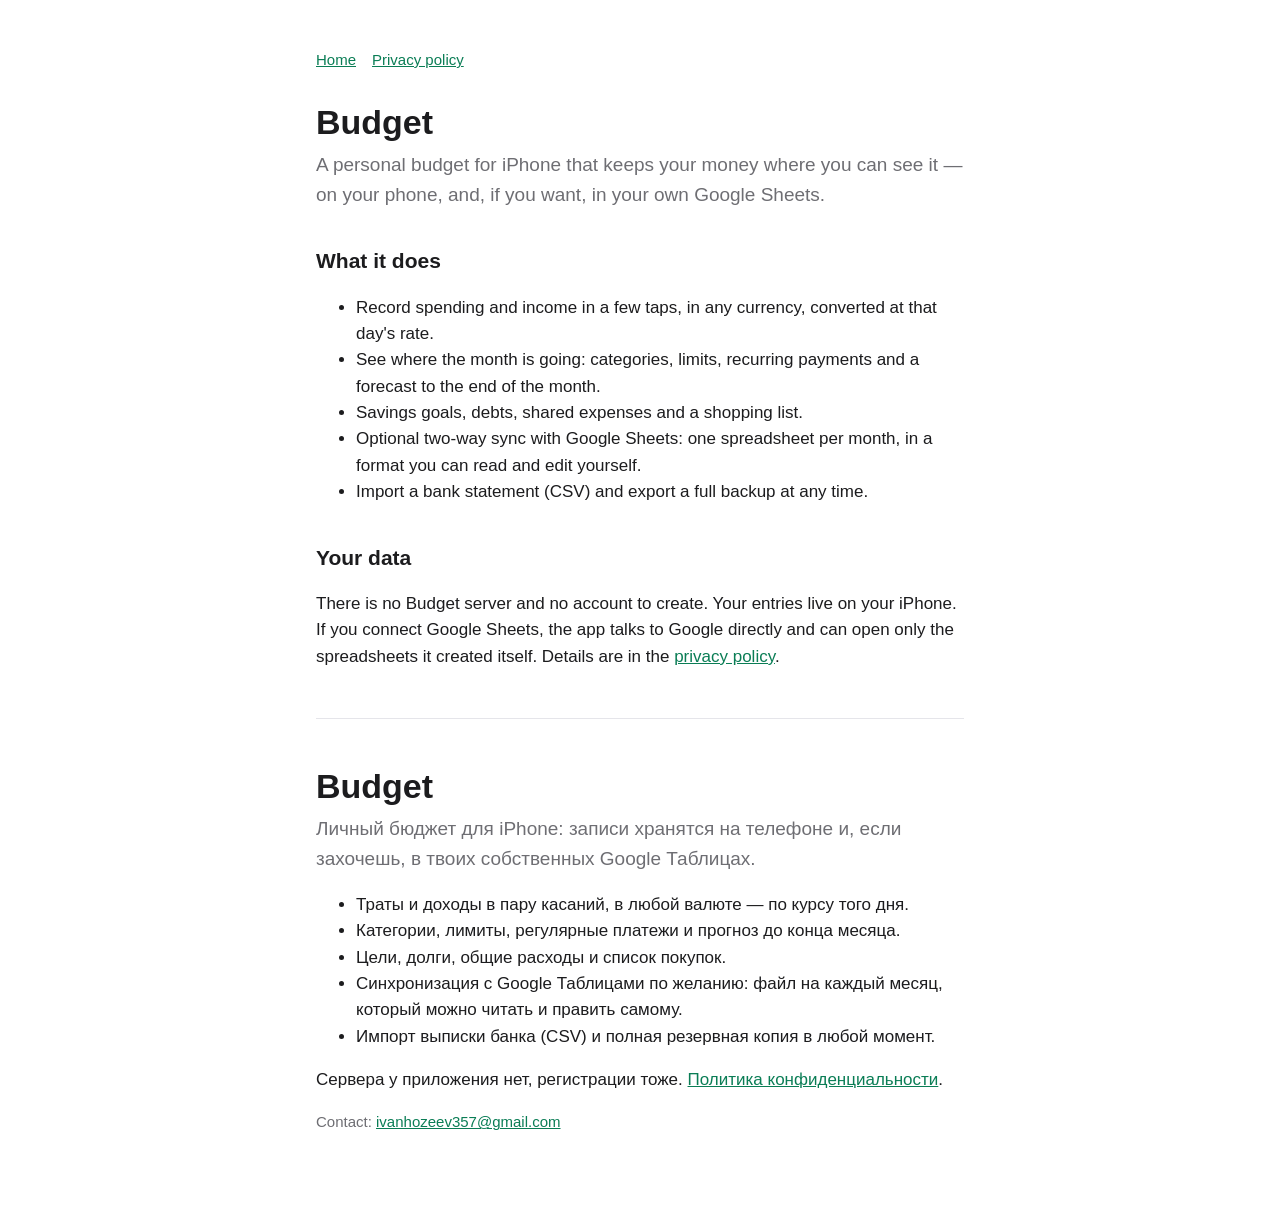
<file: index.html>
<!doctype html>
<html lang="en">
<head>
<meta charset="utf-8">
<meta name="viewport" content="width=device-width, initial-scale=1">
<title>Budget</title>
<meta name="description" content="Budget — a personal budget app for iPhone that works with your own Google Sheets.">
<link rel="stylesheet" href="style.css">
</head>
<body>
<main>
<nav><a href="./">Home</a><a href="privacy.html">Privacy policy</a></nav>

<h1>Budget</h1>
<p class="lead">A personal budget for iPhone that keeps your money where you can see it — on your phone, and, if you want, in your own Google Sheets.</p>

<h2>What it does</h2>
<ul>
<li>Record spending and income in a few taps, in any currency, converted at that day's rate.</li>
<li>See where the month is going: categories, limits, recurring payments and a forecast to the end of the month.</li>
<li>Savings goals, debts, shared expenses and a shopping list.</li>
<li>Optional two-way sync with Google Sheets: one spreadsheet per month, in a format you can read and edit yourself.</li>
<li>Import a bank statement (CSV) and export a full backup at any time.</li>
</ul>

<h2>Your data</h2>
<p>There is no Budget server and no account to create. Your entries live on your iPhone. If you connect Google Sheets, the app talks to Google directly and can open only the spreadsheets it created itself. Details are in the <a href="privacy.html">privacy policy</a>.</p>

<hr>

<h1 lang="ru">Budget</h1>
<p class="lead" lang="ru">Личный бюджет для iPhone: записи хранятся на телефоне и, если захочешь, в твоих собственных Google Таблицах.</p>
<ul lang="ru">
<li>Траты и доходы в пару касаний, в любой валюте — по курсу того дня.</li>
<li>Категории, лимиты, регулярные платежи и прогноз до конца месяца.</li>
<li>Цели, долги, общие расходы и список покупок.</li>
<li>Синхронизация с Google Таблицами по желанию: файл на каждый месяц, который можно читать и править самому.</li>
<li>Импорт выписки банка (CSV) и полная резервная копия в любой момент.</li>
</ul>
<p lang="ru">Сервера у приложения нет, регистрации тоже. <a href="privacy.html#ru">Политика конфиденциальности</a>.</p>

<p class="muted">Contact: <a href="mailto:ivanhozeev357@gmail.com">ivanhozeev357@gmail.com</a></p>
</main>
</body>
</html>
</file>
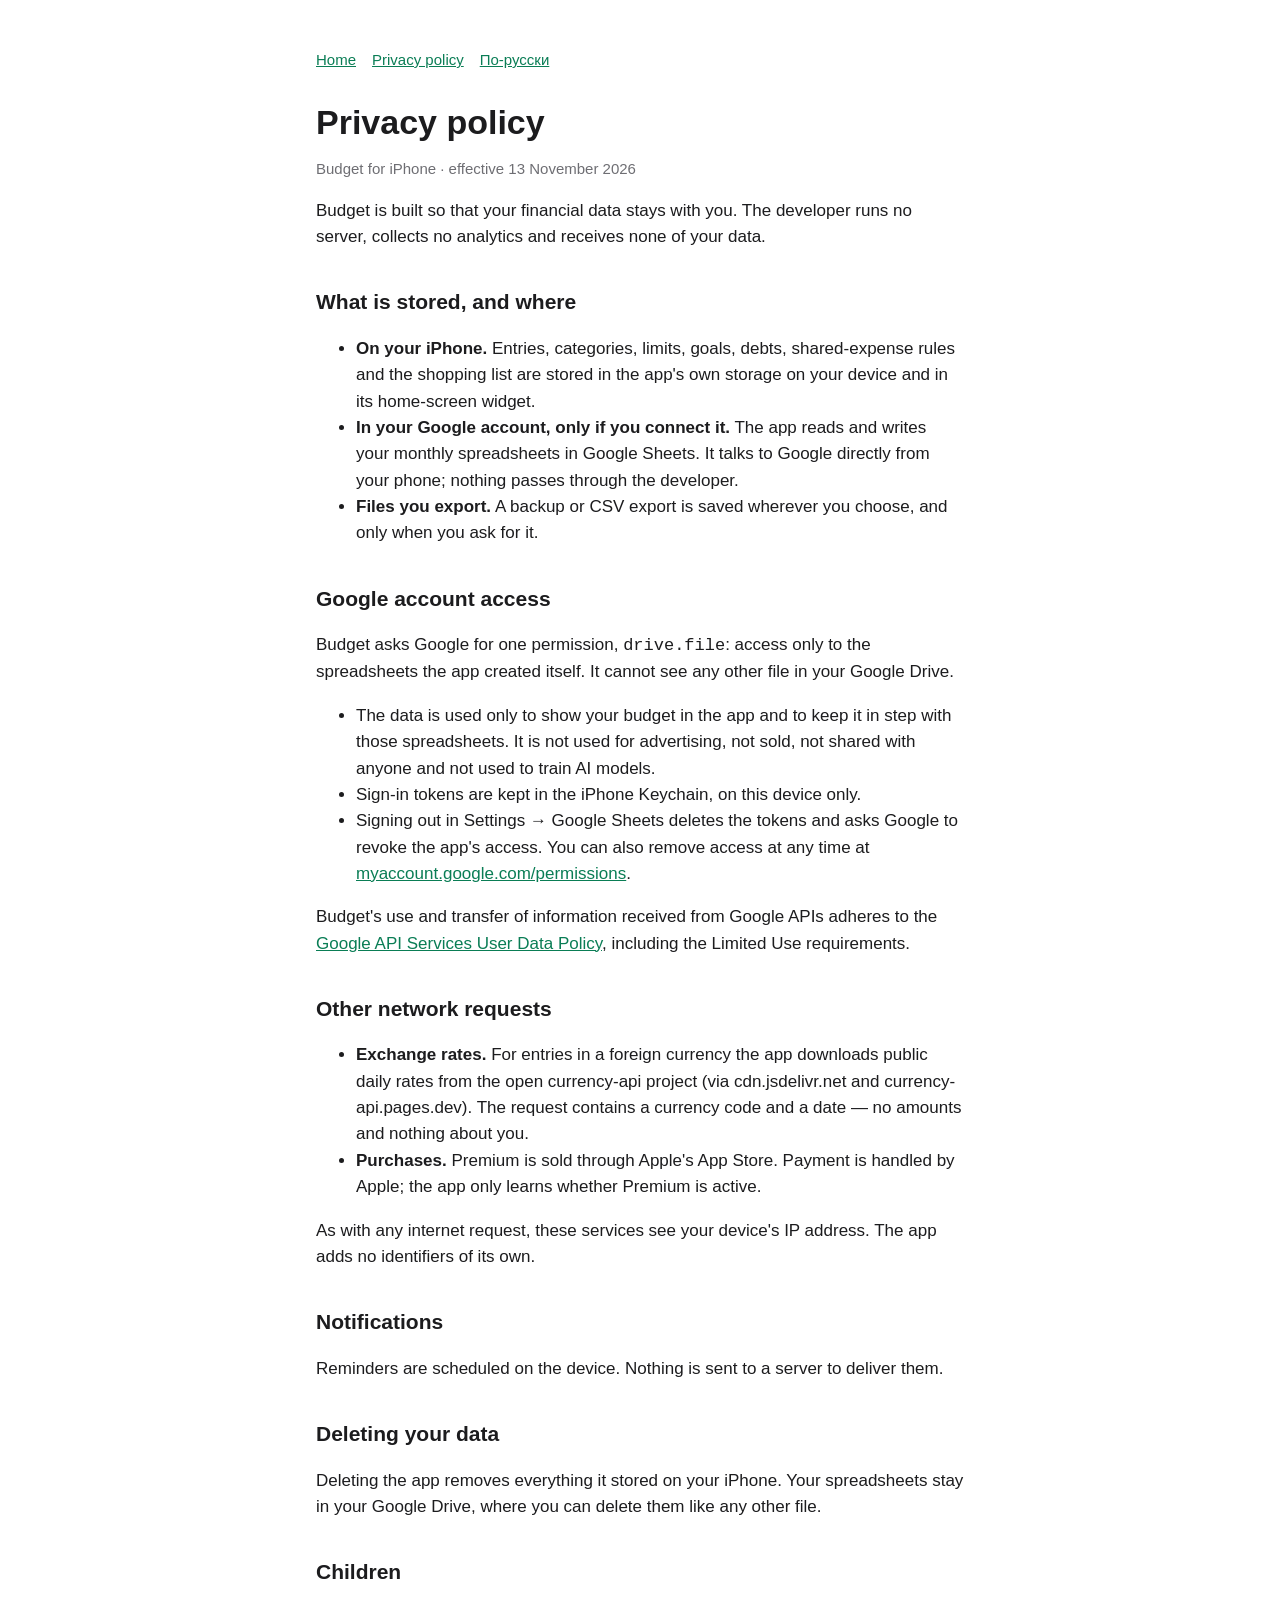
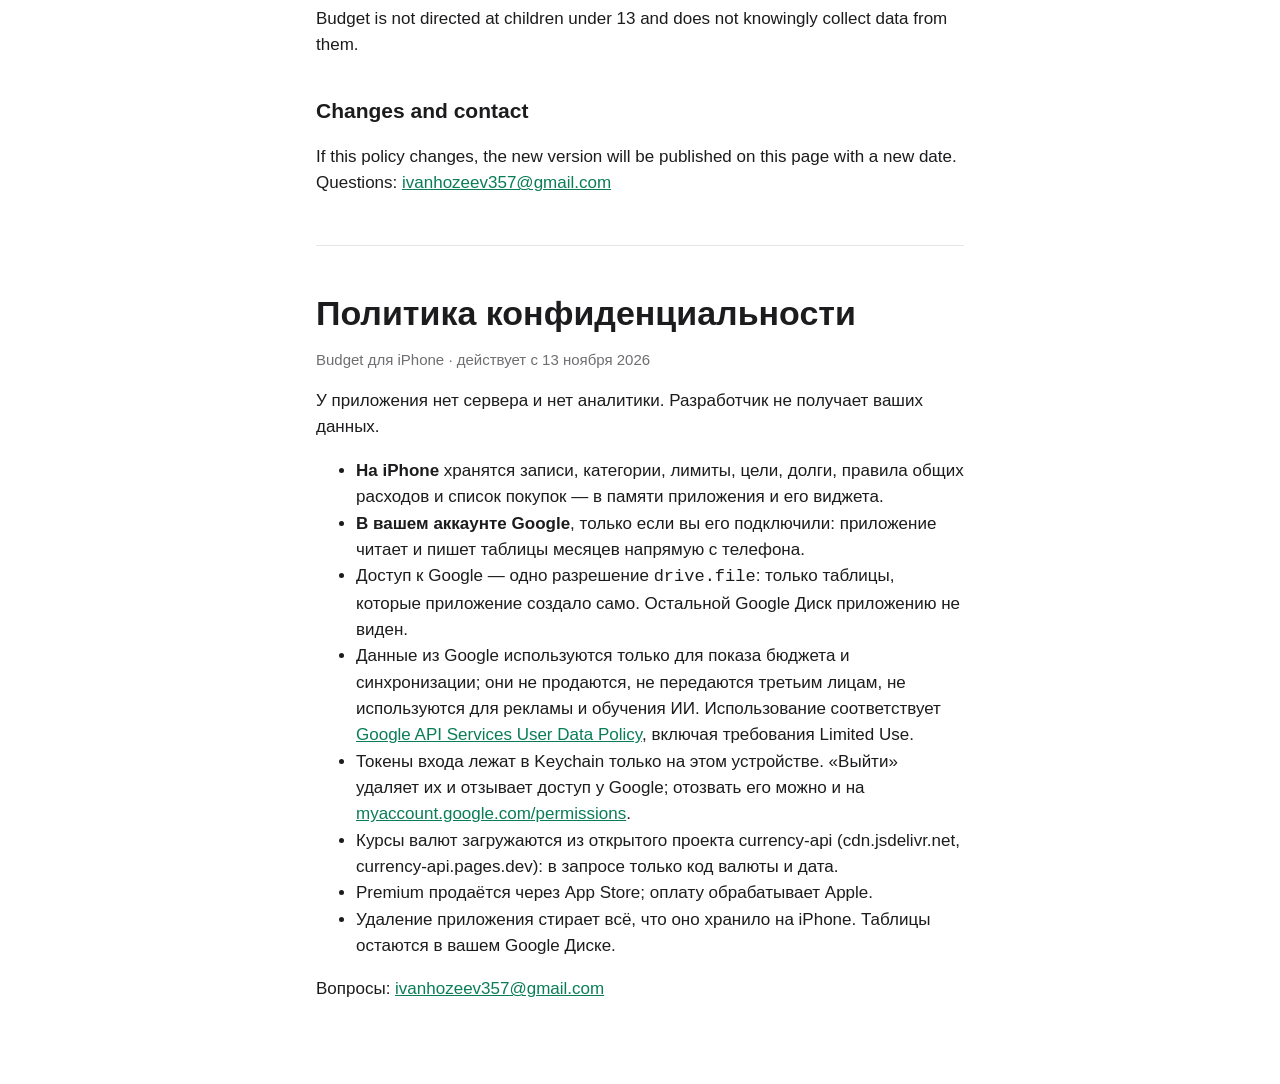
<file: privacy.html>
<!doctype html>
<html lang="en">
<head>
<meta charset="utf-8">
<meta name="viewport" content="width=device-width, initial-scale=1">
<title>Budget privacy policy</title>
<link rel="stylesheet" href="style.css">
</head>
<body>
<main>
<nav><a href="./">Home</a><a href="privacy.html">Privacy policy</a><a href="#ru">По-русски</a></nav>

<h1>Privacy policy</h1>
<p class="muted">Budget for iPhone · effective 13 November 2026</p>

<p>Budget is built so that your financial data stays with you. The developer runs no server, collects no analytics and receives none of your data.</p>

<h2>What is stored, and where</h2>
<ul>
<li><strong>On your iPhone.</strong> Entries, categories, limits, goals, debts, shared-expense rules and the shopping list are stored in the app's own storage on your device and in its home-screen widget.</li>
<li><strong>In your Google account, only if you connect it.</strong> The app reads and writes your monthly spreadsheets in Google Sheets. It talks to Google directly from your phone; nothing passes through the developer.</li>
<li><strong>Files you export.</strong> A backup or CSV export is saved wherever you choose, and only when you ask for it.</li>
</ul>

<h2>Google account access</h2>
<p>Budget asks Google for one permission, <code>drive.file</code>: access only to the spreadsheets the app created itself. It cannot see any other file in your Google Drive.</p>
<ul>
<li>The data is used only to show your budget in the app and to keep it in step with those spreadsheets. It is not used for advertising, not sold, not shared with anyone and not used to train AI models.</li>
<li>Sign-in tokens are kept in the iPhone Keychain, on this device only.</li>
<li>Signing out in Settings → Google Sheets deletes the tokens and asks Google to revoke the app's access. You can also remove access at any time at <a href="https://myaccount.google.com/permissions">myaccount.google.com/permissions</a>.</li>
</ul>
<p>Budget's use and transfer of information received from Google APIs adheres to the <a href="https://developers.google.com/terms/api-services-user-data-policy">Google API Services User Data Policy</a>, including the Limited Use requirements.</p>

<h2>Other network requests</h2>
<ul>
<li><strong>Exchange rates.</strong> For entries in a foreign currency the app downloads public daily rates from the open currency-api project (via cdn.jsdelivr.net and currency-api.pages.dev). The request contains a currency code and a date — no amounts and nothing about you.</li>
<li><strong>Purchases.</strong> Premium is sold through Apple's App Store. Payment is handled by Apple; the app only learns whether Premium is active.</li>
</ul>
<p>As with any internet request, these services see your device's IP address. The app adds no identifiers of its own.</p>

<h2>Notifications</h2>
<p>Reminders are scheduled on the device. Nothing is sent to a server to deliver them.</p>

<h2>Deleting your data</h2>
<p>Deleting the app removes everything it stored on your iPhone. Your spreadsheets stay in your Google Drive, where you can delete them like any other file.</p>

<h2>Children</h2>
<p>Budget is not directed at children under 13 and does not knowingly collect data from them.</p>

<h2>Changes and contact</h2>
<p>If this policy changes, the new version will be published on this page with a new date. Questions: <a href="mailto:ivanhozeev357@gmail.com">ivanhozeev357@gmail.com</a></p>

<hr>

<h1 id="ru" lang="ru">Политика конфиденциальности</h1>
<div lang="ru">
<p class="muted">Budget для iPhone · действует с 13 ноября 2026</p>
<p>У приложения нет сервера и нет аналитики. Разработчик не получает ваших данных.</p>
<ul>
<li><strong>На iPhone</strong> хранятся записи, категории, лимиты, цели, долги, правила общих расходов и список покупок — в памяти приложения и его виджета.</li>
<li><strong>В вашем аккаунте Google</strong>, только если вы его подключили: приложение читает и пишет таблицы месяцев напрямую с телефона.</li>
<li>Доступ к Google — одно разрешение <code>drive.file</code>: только таблицы, которые приложение создало само. Остальной Google Диск приложению не виден.</li>
<li>Данные из Google используются только для показа бюджета и синхронизации; они не продаются, не передаются третьим лицам, не используются для рекламы и обучения ИИ. Использование соответствует <a href="https://developers.google.com/terms/api-services-user-data-policy">Google API Services User Data Policy</a>, включая требования Limited Use.</li>
<li>Токены входа лежат в Keychain только на этом устройстве. «Выйти» удаляет их и отзывает доступ у Google; отозвать его можно и на <a href="https://myaccount.google.com/permissions">myaccount.google.com/permissions</a>.</li>
<li>Курсы валют загружаются из открытого проекта currency-api (cdn.jsdelivr.net, currency-api.pages.dev): в запросе только код валюты и дата.</li>
<li>Premium продаётся через App Store; оплату обрабатывает Apple.</li>
<li>Удаление приложения стирает всё, что оно хранило на iPhone. Таблицы остаются в вашем Google Диске.</li>
</ul>
<p>Вопросы: <a href="mailto:ivanhozeev357@gmail.com">ivanhozeev357@gmail.com</a></p>
</div>
</main>
</body>
</html>
</file>
<file: style.css>
:root { --bg: #ffffff; --fg: #1c1c1e; --muted: #6e6e73; --accent: #0a7d55; --rule: #e5e5ea; }
@media (prefers-color-scheme: dark) { :root { --bg: #000000; --fg: #f2f2f7; --muted: #98989f; --accent: #30d18f; --rule: #2c2c2e; } }
* { box-sizing: border-box; }
body { margin: 0; background: var(--bg); color: var(--fg); font: 17px/1.55 -apple-system, BlinkMacSystemFont, "Segoe UI", Roboto, sans-serif; }
main { max-width: 680px; margin: 0 auto; padding: 48px 16px 64px; }
h1 { font-size: 34px; line-height: 1.15; margin: 0 0 8px; font-weight: 800; }
h2 { font-size: 21px; margin: 36px 0 8px; }
p, li { color: var(--fg); }
.lead { color: var(--muted); font-size: 19px; margin-top: 0; }
.muted { color: var(--muted); font-size: 15px; }
a { color: var(--accent); }
hr { border: 0; border-top: 1px solid var(--rule); margin: 48px 0; }
nav { display: flex; gap: 16px; font-size: 15px; margin-bottom: 32px; }
</file>
